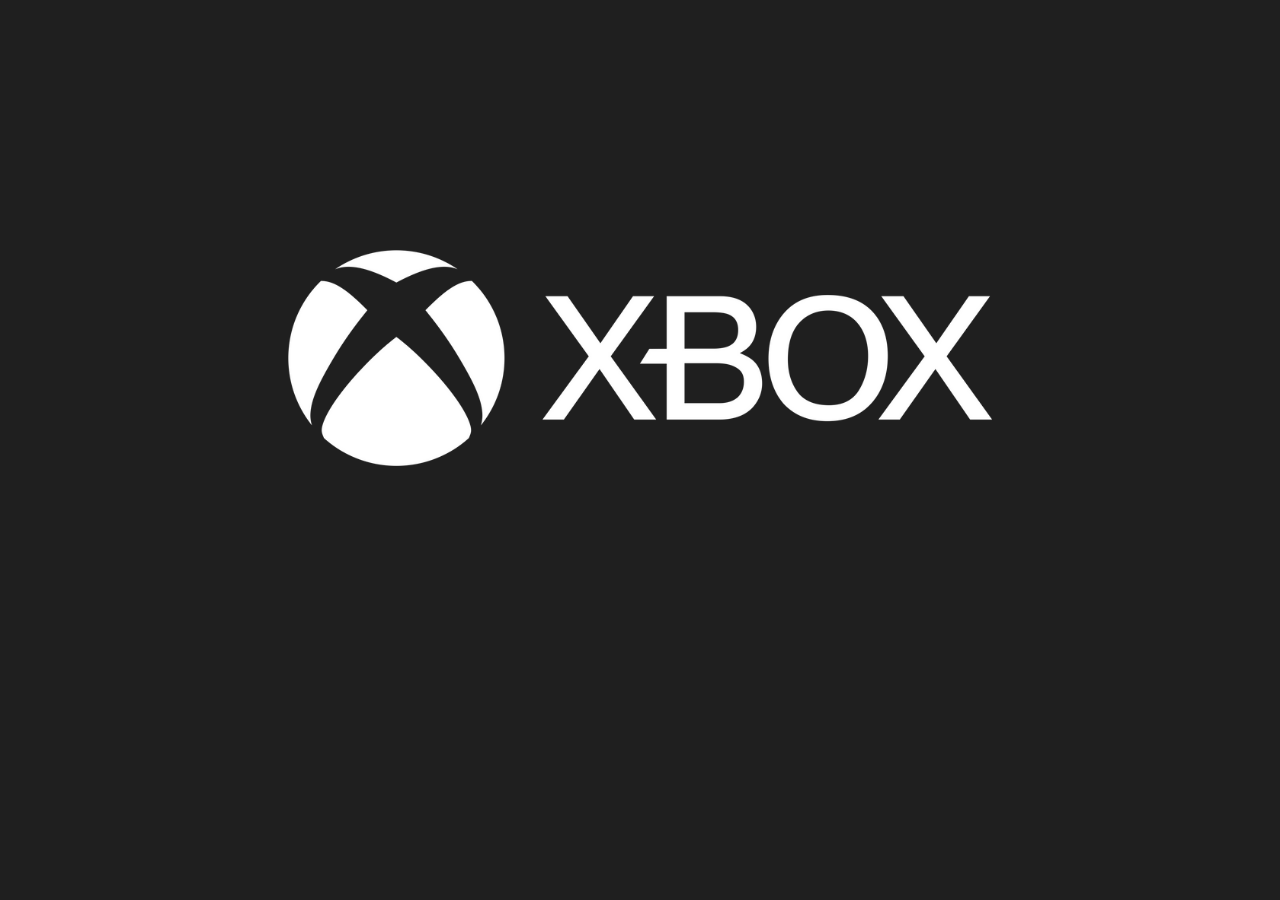
<file: index.html>
<!DOCTYPE html>
<html>
  <head>
    <meta charset="utf-8">
    <meta name="viewport" content="width=device-width">
    <title>repl.it</title>
    <link type="text/css" rel="stylesheet" href="normalize.css" />
    <link href="style.css" rel="stylesheet" type="text/css" />
    <link rel="preconnect" href="https://fonts.gstatic.com">
    <link href="https://fonts.googleapis.com/css2?family=Lato:wght@400;700;900&display=swap" rel="stylesheet">
  </head>
  <body>
    <section>
      <!-- Create an empty spacer on top of logo -->
      <div class="spacer"></div> 

      <!-- Class Description has hover to allow words to appear upon hovering over the icon -->
      <div class="description">
        <!-- Link to overview.html on click -->
        <a class="home" href="overview.html">
          <div class="xbox-alignment">
            <!-- When hovering over image, it changes color -->
            <img class="xbox" src="xbox-logo-white.png" onmouseover="this.src='xbox-logo-green.png';"
            onmouseout="this.src='xbox-logo-white.png';" alt="Xbox Logo">
          </div>
          <h1>Unleash The Xperience</h1>
          <h2>Click To Begin</h2>
        </a>
      </div>

    </section>
  </body>
</html>
</file>
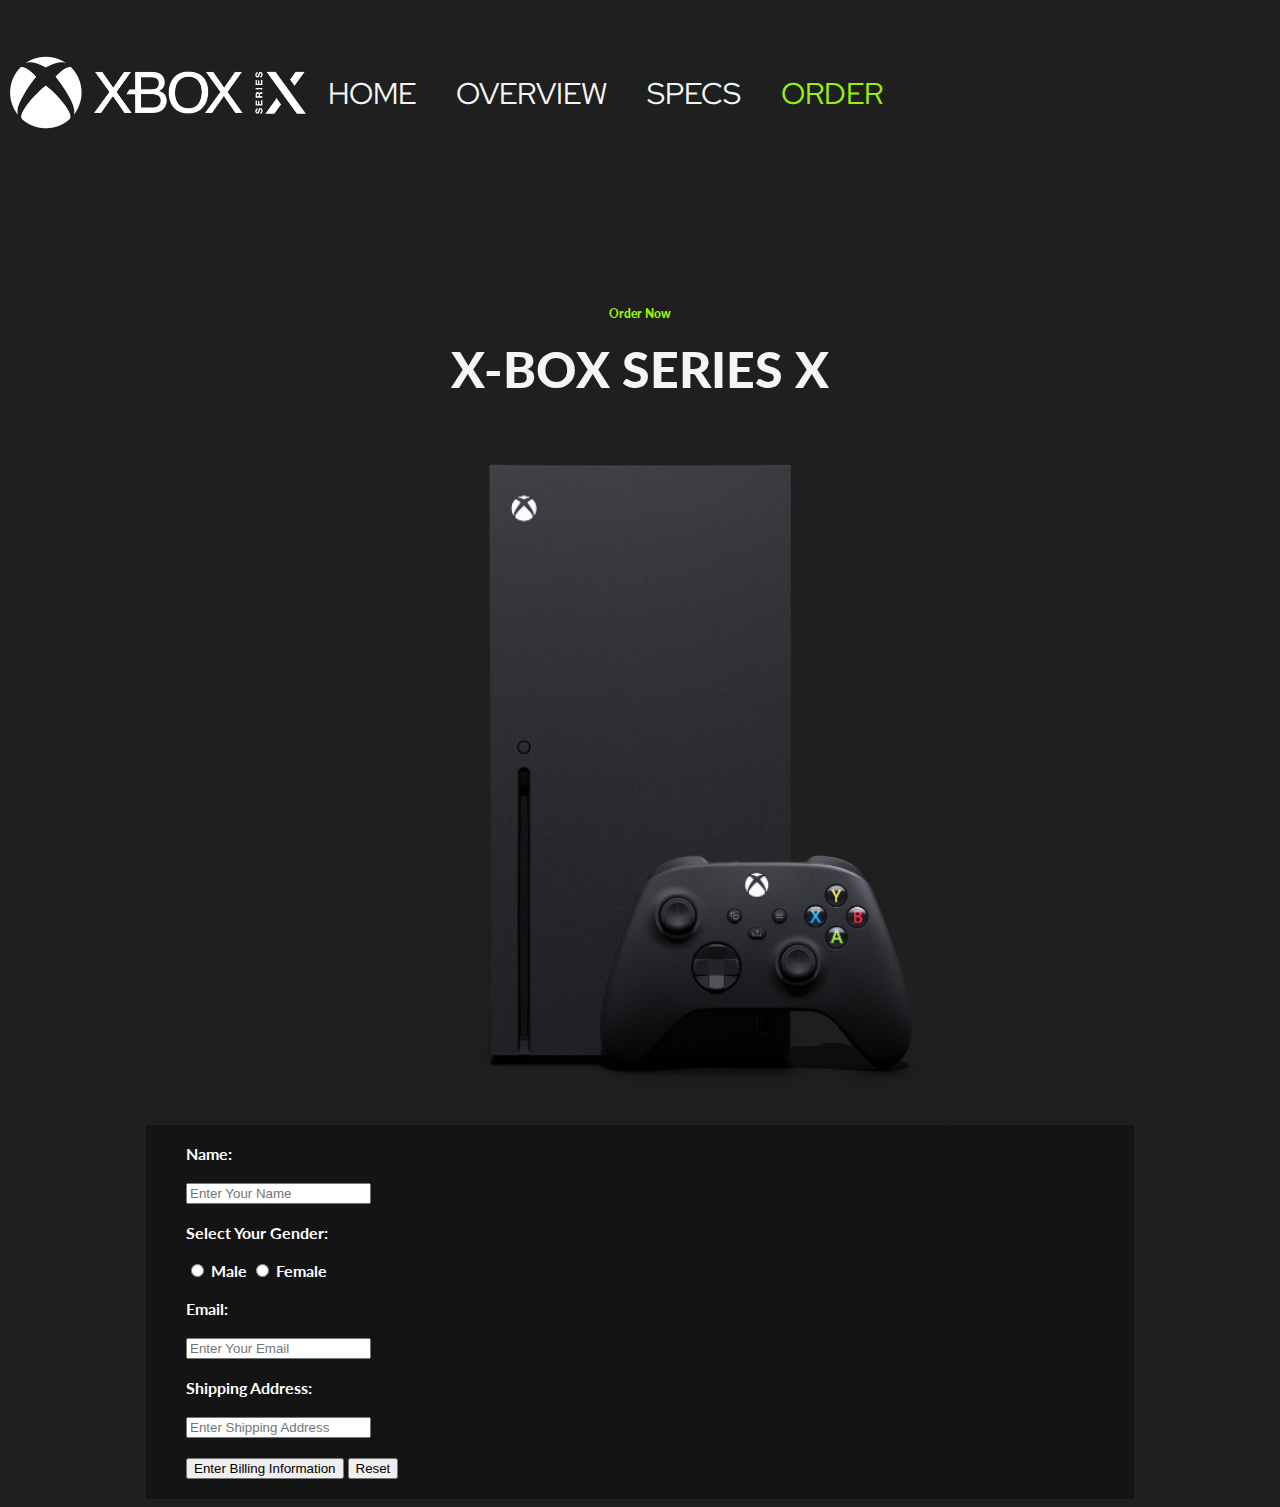
<file: order.html>
<!DOCTYPE html>
<html>
  <head>
    <meta charset="utf-8">
    <meta name="viewport" content="width=device-width">
    <title>repl.it</title>
    <link href="style.css" rel="stylesheet" type="text/css" />
    <link rel="preconnect" href="https://fonts.gstatic.com">
    <link href="https://fonts.googleapis.com/css2?family=Lato:wght@400;700;900&display=swap" rel="stylesheet">
  <link href="https://fonts.googleapis.com/css2?family=Red+Hat+Display:wght@900&display=swap" rel="stylesheet">
  </head>
  <body>
    <header>
      <!-- Flex table to contain header -->
      <div class="header-flex">
        <div><img src="xbox-seriesxlogo-white.png" alt = "Whie Xbox Logo"></div>
        <div class="link"><a href="index.html"><p>HOME</p></a></div>
        <div class="link"><a href="overview.html"><p>OVERVIEW</p></a></div>
        <div class="link"><a href="specs.html"><p>SPECS</p></a></div>
        <div><p style="color:rgb(155, 240, 11);transition: 0.4s;">ORDER</p></div>
      </div>
    </header>
    <section>
      <!-- Div to contain image of xbox -->
      <div align=center>
        <p class="console-subtext">Order Now</p>
        <p class="console-header">X-BOX SERIES X</p>
        <img class="xbox-console" src="xbox-order.png" alt="Xbox Preview">
      </div>
      <!-- Div to contain form -->
      <div class=form-layout align=center>
        <!-- Form details -->
        <form action="placeholder.php">
            <br>
            <label>Name:</label><br><br>
            <input type="text" placeholder="Enter Your Name"><br><br>

            <label>Select Your Gender:</label><br><br>
            <input type="radio">
            <label>Male</label>

            <input type="radio">
            <label>Female</label><br><br>

            <label>Email:</label><br><br>
            <input type="email" placeholder="Enter Your Email"><br><br>

            <label>Shipping Address:</label><br><br>
            <input class="shipping" type="text" placeholder="Enter Shipping Address"><br><br>


            <input type="Submit" value="Enter Billing Information">
            <input type="reset"><br>

          </form>
        </div>
      </section>
  </body>
</html>
</file>
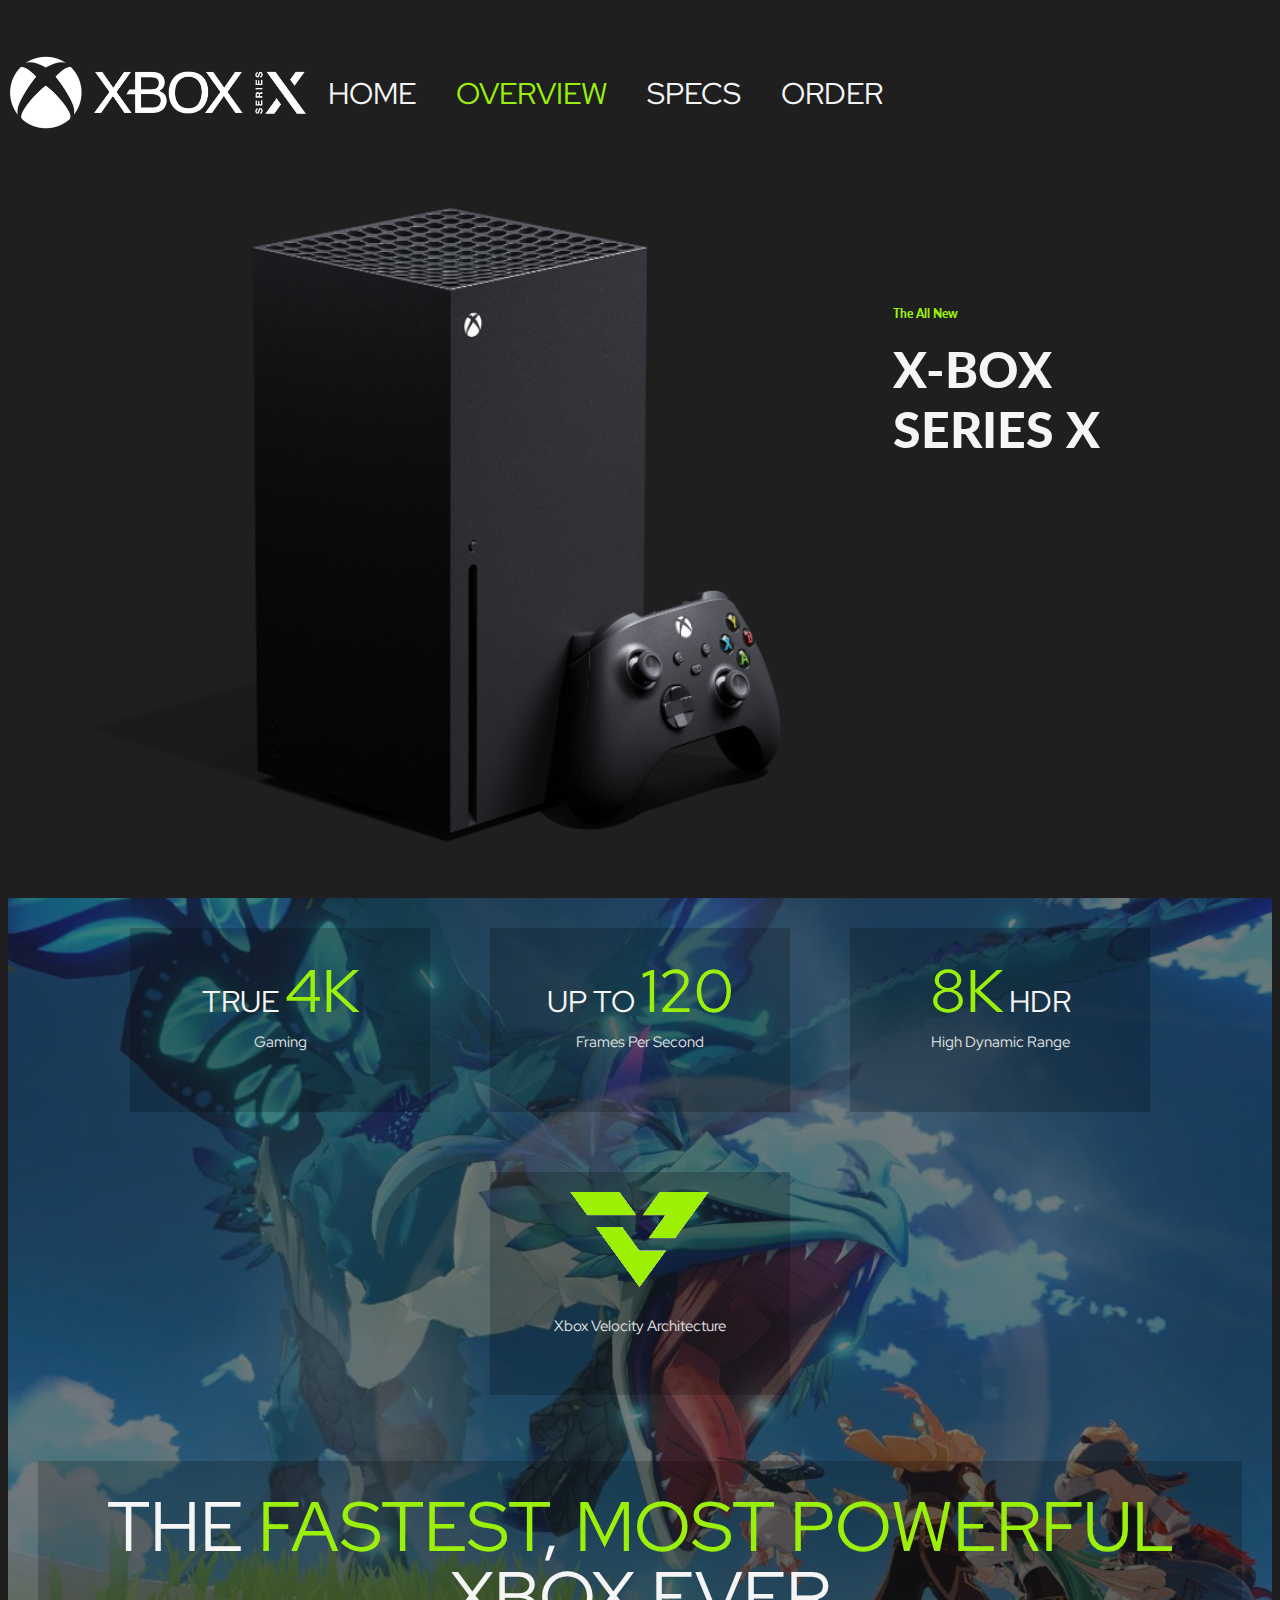
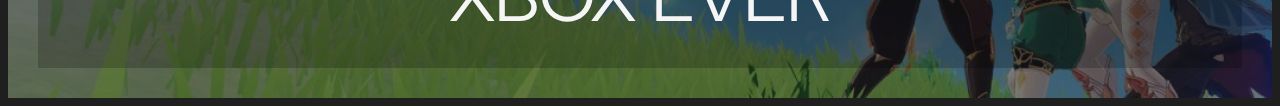
<file: overview.html>
<!DOCTYPE html>
<html>
  <head>
    <meta charset="utf-8">
    <meta name="viewport" content="width=device-width">
    <title>repl.it</title>
    <link href="style.css" rel="stylesheet" type="text/css" />
    <link rel="preconnect" href="https://fonts.gstatic.com">
    <link href="https://fonts.googleapis.com/css2?family=Lato:wght@400;700;900&display=swap" rel="stylesheet">
  <link href="https://fonts.googleapis.com/css2?family=Red+Hat+Display:wght@900&display=swap" rel="stylesheet">
  </head>
  <body>
    <header>
      <!-- Flex table to contain header -->
      <div class="header-flex">
        <!-- Header buttons, when hover over changes color. Page user is on is set to green -->
        <div><img src="xbox-seriesxlogo-white.png" alt="White Xbox Logo"></div>
        <div class="link"><a href="index.html"><p>HOME</p></a></div>
        <div><p style="color:rgb(155, 240, 11);transition: 0.4s;">OVERVIEW</p></div>
        <div class="link"><a href="specs.html"><p>SPECS</p></a></div>
        <div class="link"><a href="order.html"><p>ORDER</p></a></div>
      </div>
    </header>
    <section>
    <!-- Flex table to contain x-box image and text -->
    <div class="flex-container">
      <img class="xbox-console" src="xbox-console.png" alt="Xbox Console">
      <div class="console-header">
        <p class="console-subtext">The All New</p>
        <p>X-BOX</p>
        <p>SERIES X</p>
      </div>
      </div>
      </section>
      <section>
        <!-- Flex table to contain some overview information -->
        <div class="detail-flex">
          <!-- 4K Gaming -->
          <div>
            <!-- Span is used to do different font size and color within a single paragraph -->
            <p>TRUE <span style="color:rgb(155, 240, 11);font-size:60px">4K</span></p><p><span style="color: rgb(225,225,225);font-size:15px; ">Gaming</span></p>
          </div>
          <!-- 120 FPS -->
          <div>
            <p>UP TO <span style="color:rgb(155, 240, 11);font-size:60px"> 120</span></p><p><span style="color: rgb(225,225,225);font-size:15px; ">Frames Per Second</span></p>
          </div>
          <!-- 8K HDR -->
          <div>
            <p><span style="color:rgb(155, 240, 11);font-size:60px">8K</span>  HDR</p><p><span style="color: rgb(225,225,225);font-size:15px; ">High Dynamic Range</span></p>
            </div>
          <!-- Xbox Velocity Architecture -->
          <div style="padding-top:20px; padding-bottom:29px;">
            <img src="xva.png" alt="Xbox Velocity Architecture"><p><span style="color: rgb(225,225,225);font-size:15px; ">Xbox Velocity Architecture</span></p>
          </div>
          <!-- Break class used to create a new row for the below text -->
          <span class="break"></span>
          <!-- BIG SHOW OFF MESSAGE -->
          <div id="bigtext">THE <span style="color:rgb(155, 240, 11);">FASTEST</span>, <span style="color:rgb(155, 240, 11);">MOST POWERFUL</span> XBOX EVER</div>
      </div>
    </section>
  </body>
</html>
</file>
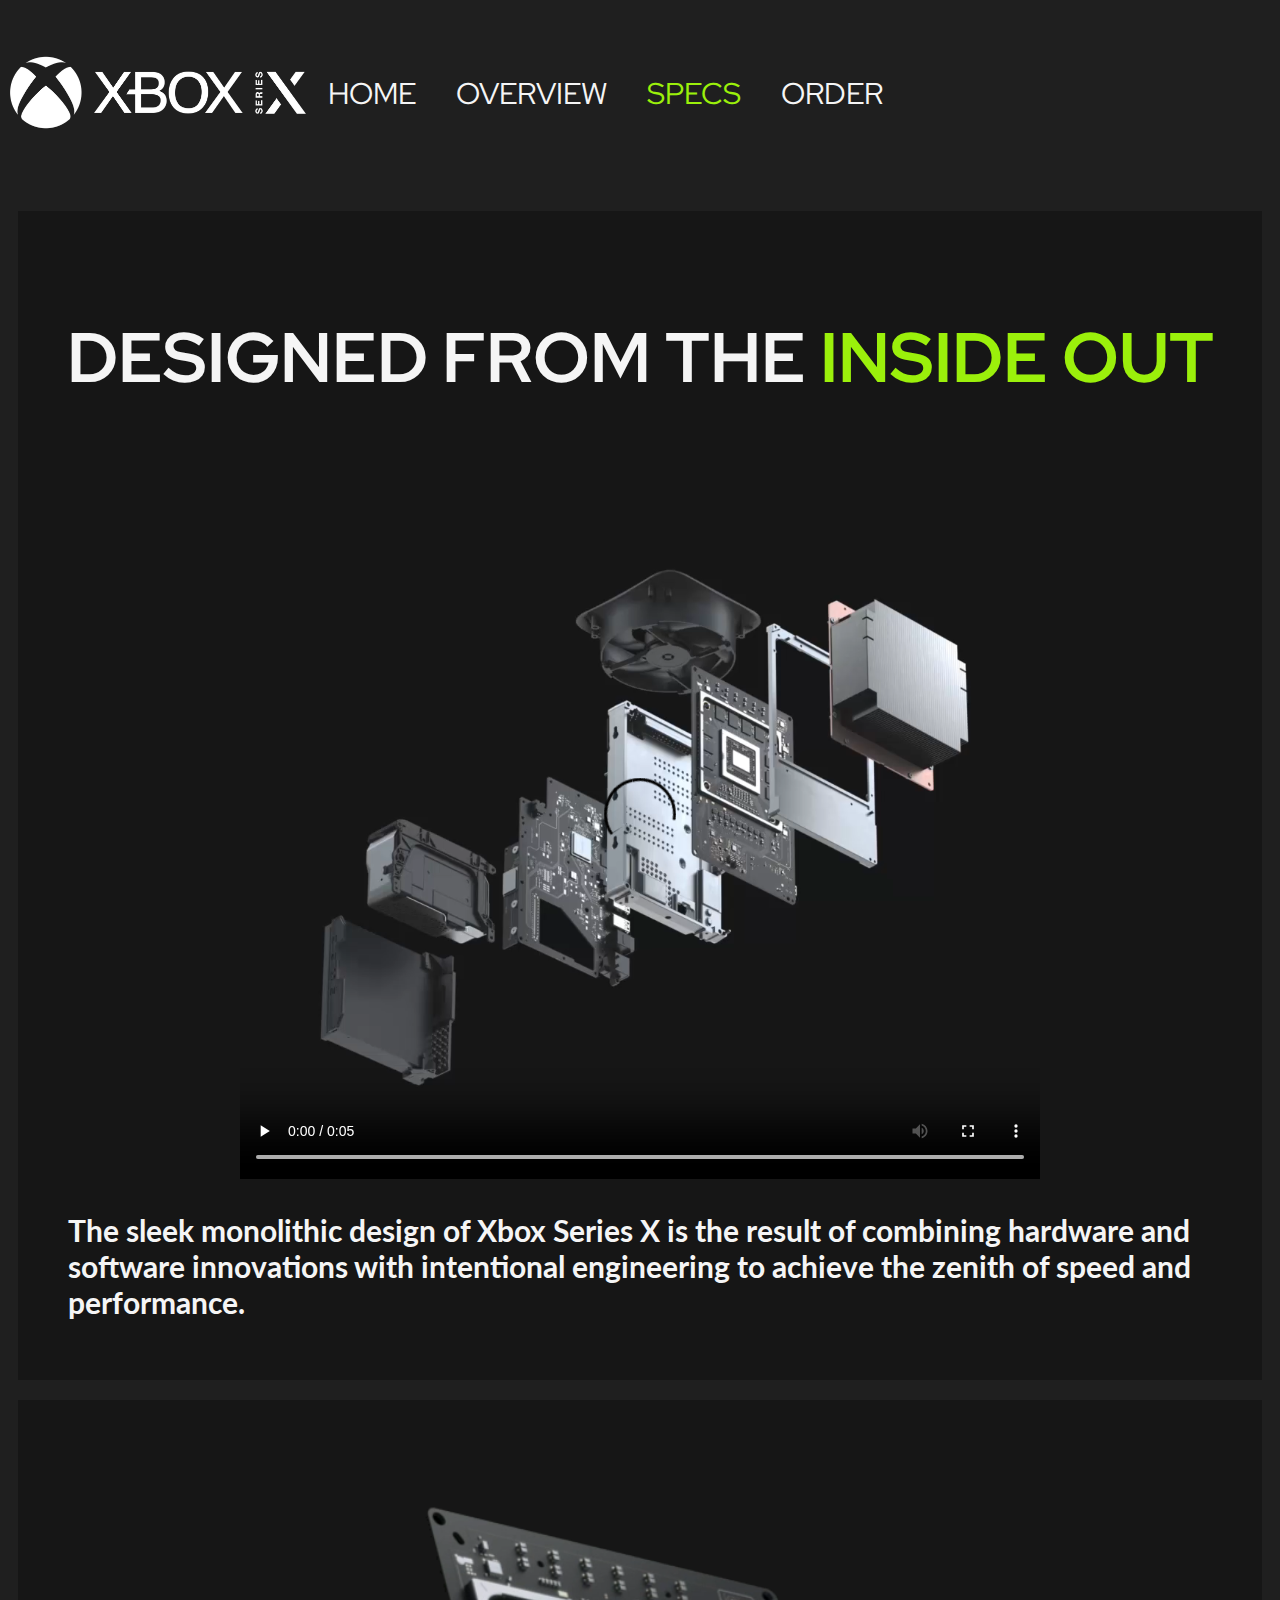
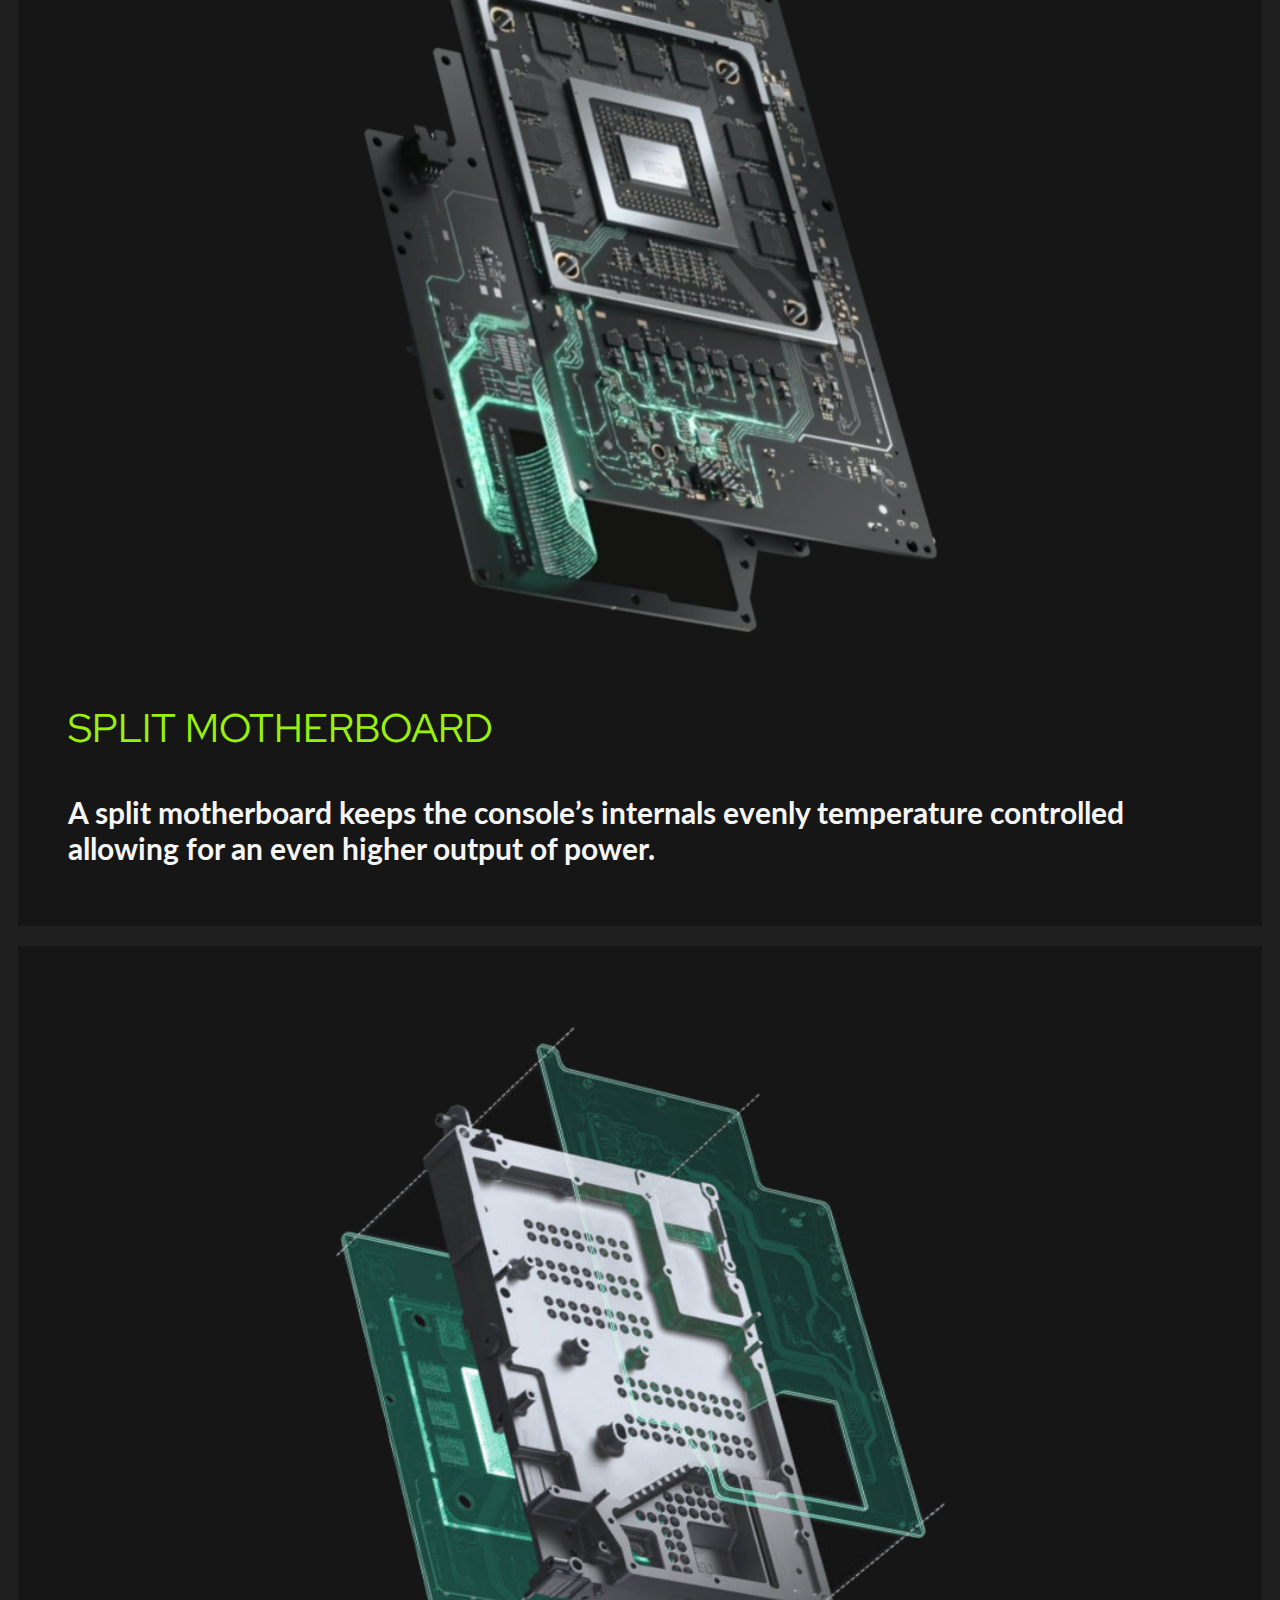
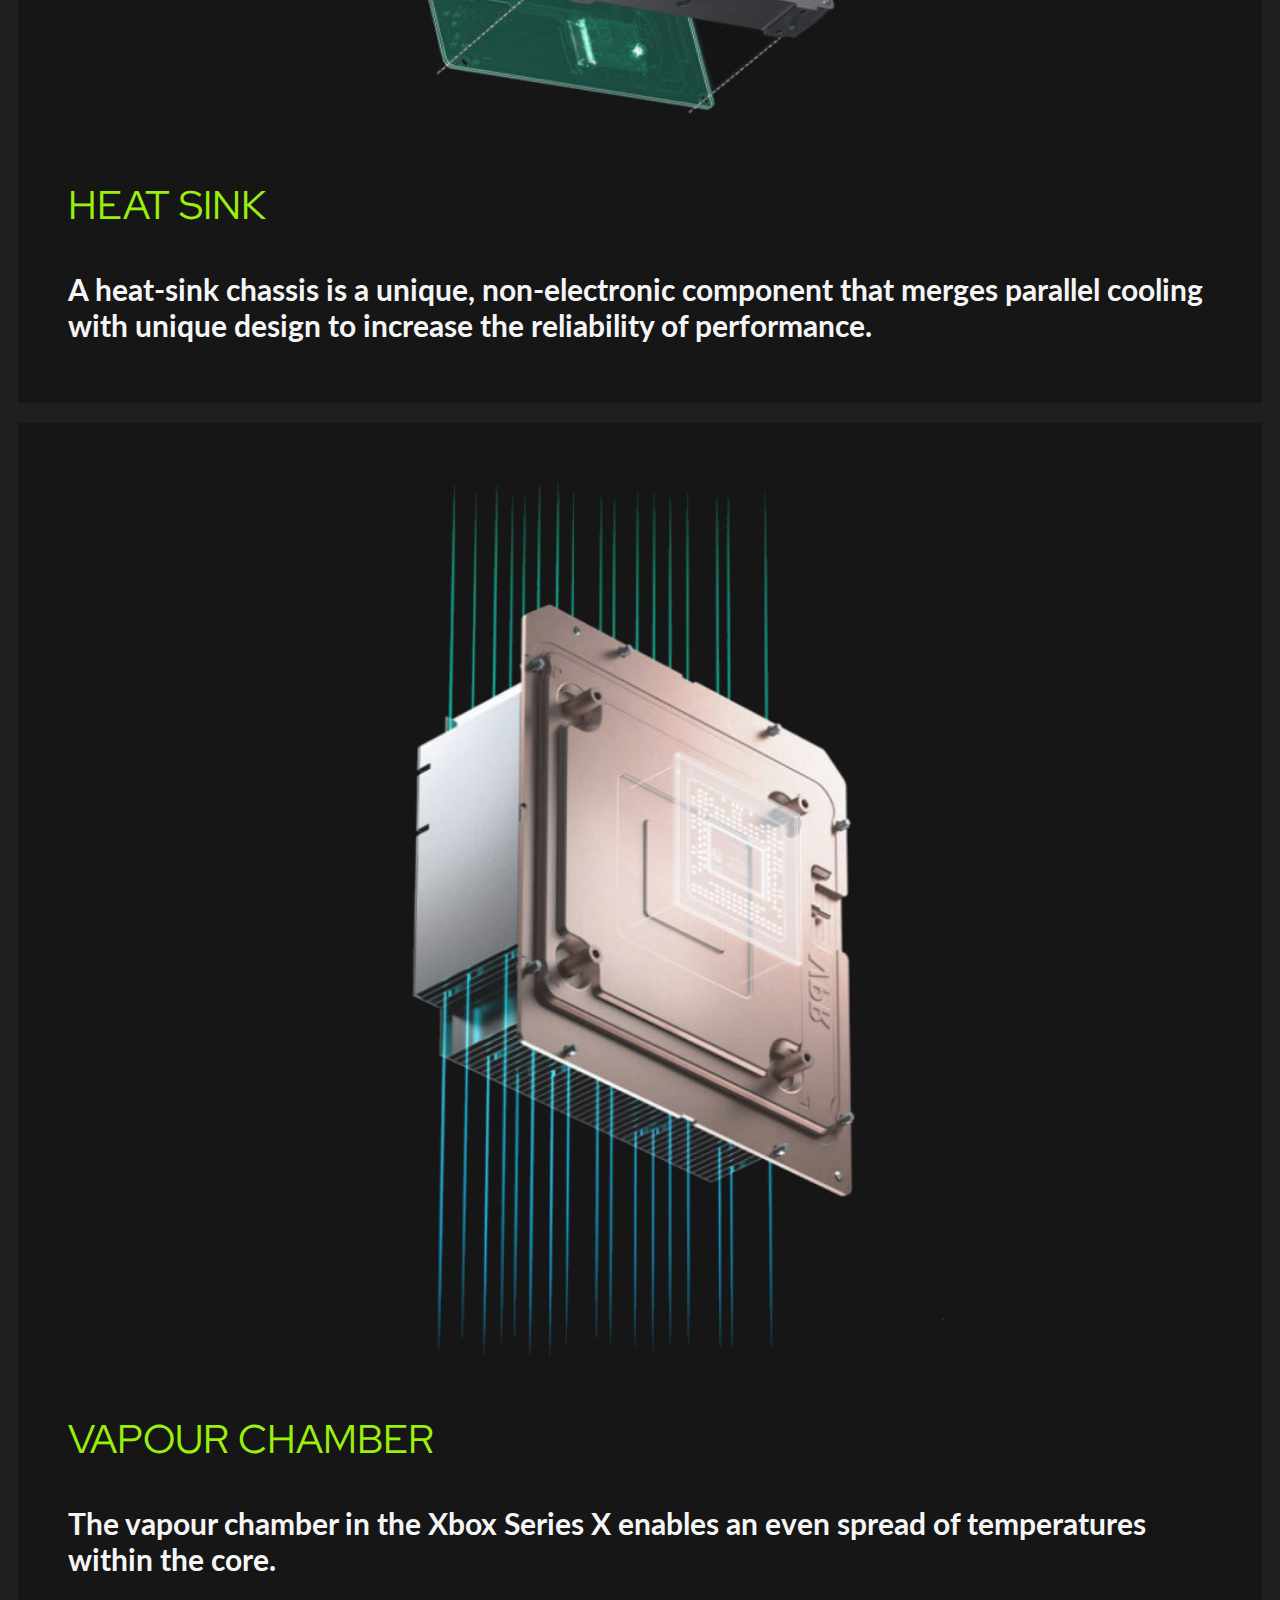
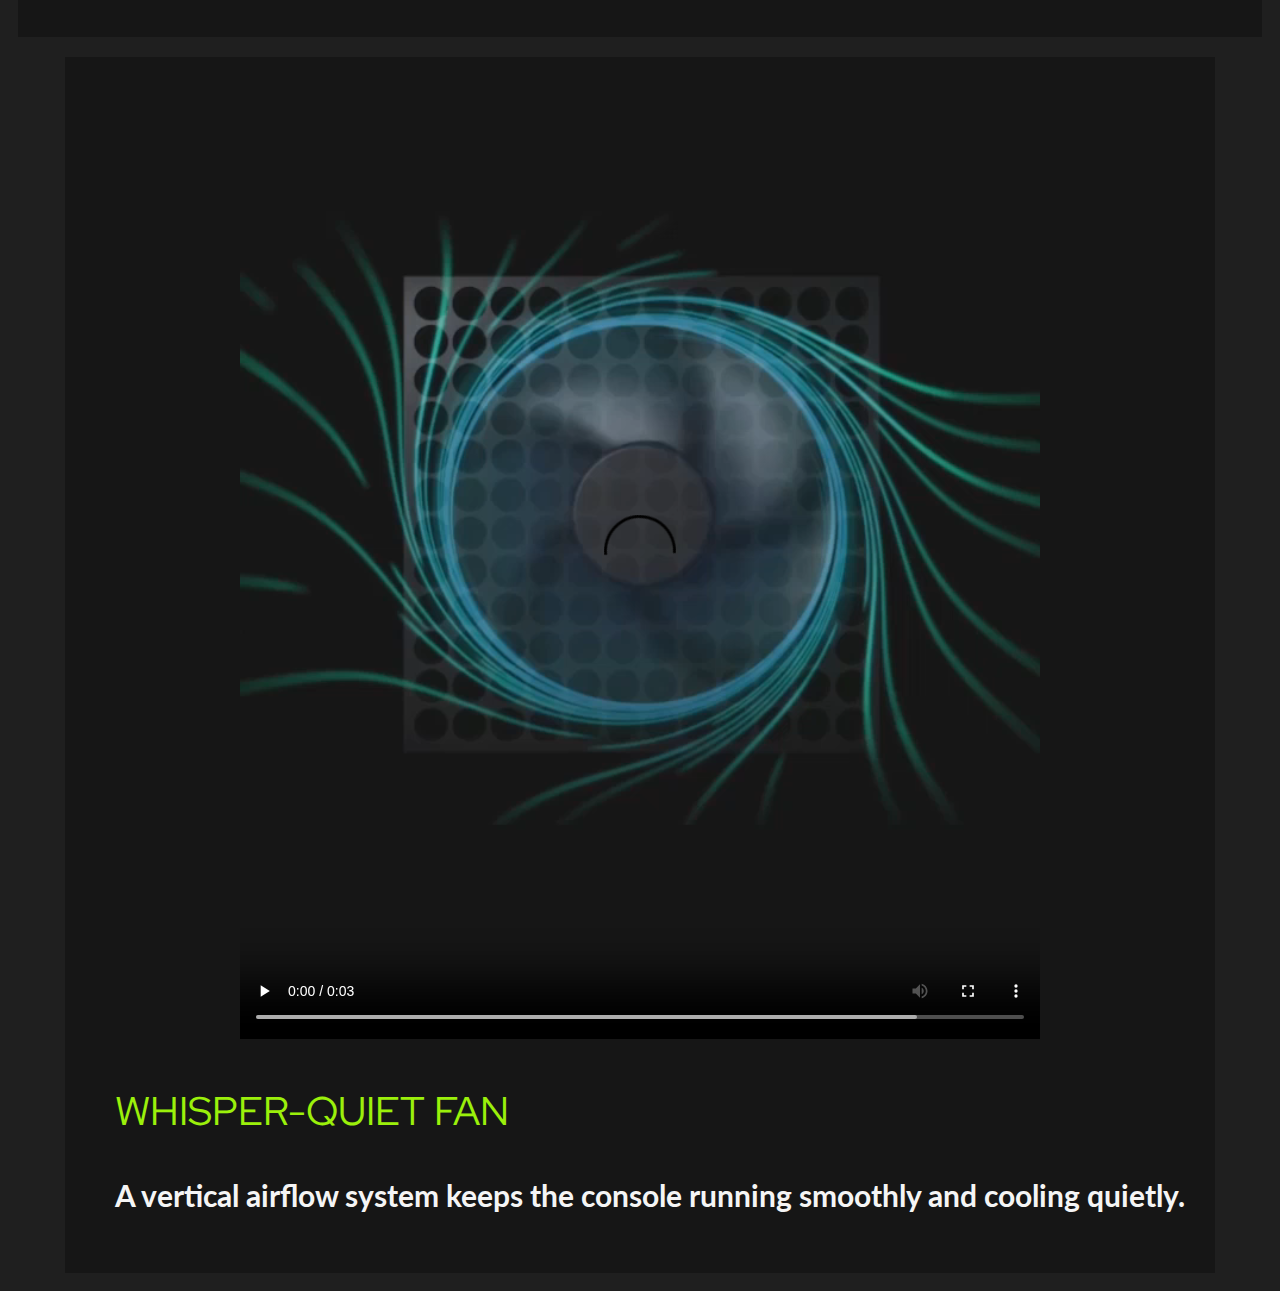
<file: specs.html>
<!DOCTYPE html>
<html>
  <head>
    <meta charset="utf-8">
    <meta name="viewport" content="width=device-width">
    <title>repl.it</title>
    <link href="style.css" rel="stylesheet" type="text/css" />
    <link rel="preconnect" href="https://fonts.gstatic.com">
    <link href="https://fonts.googleapis.com/css2?family=Lato:wght@400;700;900&display=swap" rel="stylesheet">
  <link href="https://fonts.googleapis.com/css2?family=Red+Hat+Display:wght@900&display=swap" rel="stylesheet">
  </head>
  <body>
    <header>
      <!-- Flex table to contain header -->
      <div class="header-flex">
        <div><img src="xbox-seriesxlogo-white.png" alt="White Xbox Logo"></div>
        <div class="link"><a href="index.html"><p>HOME</p></a></div>
        <div class="link"><a href="overview.html"><p>OVERVIEW</p></a></div>
        <div><p style="color:rgb(155, 240, 11);transition: 0.4s;">SPECS</p></div>
        <div class="link"><a href="order.html"><p>ORDER</p></a></div>
      </div>
    </header>
    <section>
      <!-- Flex table to contain specs information -->
      <div class="specs-flex">
        <!-- Content video -->
        <div><p class="specs-first-header"><span style="color:rgb(245,245,245);">DESIGNED FROM THE </span>INSIDE OUT</p><video class="xbox-video" controls loop autoplay>
          <source src="inside-out.mp4" type="video/mp4">
          </video>
          <p class="specs-text">The sleek monolithic design of Xbox Series X is the result of combining hardware and software innovations with intentional engineering to achieve the zenith of speed and performance.</p>
        </div>
        <!-- Split Motherboard -->
        <div><img class="xbox-specs" src="split-motherboard.png" alt="Split Motherboard">
          <p class="specs-header">SPLIT MOTHERBOARD</p>
          <p class="specs-text">A split motherboard keeps the console’s internals evenly temperature controlled allowing for an even higher output of power.</p>
        </div>
        <!-- Heat Sink -->
        <div><img class="xbox-specs" src="heat-sink.png" alt="Heat Sink">
          <p class="specs-header">HEAT SINK</p>
          <p class="specs-text">A heat-sink chassis is a unique, non-electronic component that merges parallel cooling with unique design to increase the reliability of performance.</p>
        </div>
        <!-- Vapour Chamber -->
        <div><img class="xbox-specs" src="vapour-chamber.png" alt="Vapour Chamber">
          <p class="specs-header">VAPOUR CHAMBER</p>
          <p class="specs-text">The vapour chamber in the Xbox Series X enables an even spread of temperatures within the core.
          </p>
        </div>
        <!-- Whisper Quiet Fan -->
        <div><video class="xbox-video" controls loop autoplay>
          <source src="whisper-quiet-fan.mp4" type="video/mp4">
          </video>
          <p class="specs-header">WHISPER-QUIET FAN</p>
          <p class="specs-text">A vertical airflow system keeps the console running smoothly and cooling quietly.
          </p>
        </div>
      </div>
    </section>
  </body>
</html>
</file>
<file: style.css>
body {background-color: rgb(31,31,31);}

/* index.html */
.spacer{
  height: 250px;
}
.xbox-alignment{
  display: flex;
  align-items: center;
  justify-content: center;
  height: 100%;
}
.xbox {
  width: 55%;
  height: 50%;
}

.description > a {
  color: rgb(155, 240, 11);
  text-shadow: 0 0 2px #9cf00b;
  font-family: 'Lato', sans-serif;
  font-weight: 700;
  font-size: 25px;
  line-height: 8px;
  text-decoration: none;
}

.link > a{
  text-decoration: none;
}

.link > a p{
  color: rgb(245, 245, 245);
  transition: 0.4s;
}

.link:hover > a p{
  color: rgb(155, 240, 11);
  transition: 0.4s;
}

.description h1{ 
  display:block;
  opacity: 0;
  text-align: center;
  transition: 0.4s;
}

.description:hover h1{ 
  display: block;
  opacity: 1;
  transition: 0.4s;
}

.description h2{ 
  font-size: 20px;
  color: rgb(245, 245, 245);
  display:block;
  opacity: 0;
  text-align: center;
  transition: 0.4s;
}

.description:hover h2{
  color: rgb(245, 245, 245);
  font-size: 20px;
  display: block; 
  opacity: 1;
  transition: 0.4s;
}

/* overview.html */
.xbox-console{
  width: 70%;

  height: auto;
}

.flex-container{
  display: flex;
  background-color: rgb(31,31,31);
}

.header-flex{
  display: flex;
  background-color: rgb(31,31,31);
  padding-bottom: 20px;
  flex-wrap: wrap;
}

.header-flex > div p{
  background-color: rgba(0,0,0,0);

  margin: 20px;
  padding-top:50px;
  text-align: center;
  line-height: 30px;
  color: rgb(245,245,245);
  /*text-shadow: 0 0 3px #9cf00b;*/
  font-family: 'Red Hat Display', sans-serif;
  font-weight: 400;
  font-size: 30px;
}

.header-flex > div img{
  width: 300px;
  height: auto;
}

.detail-flex{
  display: flex;
  background-image: url("background-detail.png");
  background-repeat: no-repeat;
  background-size: calc(max(100%, 1422px));
  height: 800px;
  justify-content: center;
  flex-wrap:wrap;
  
  

}

.detail-flex > div{
  background-color: rgba(0,0,0,0.2);
  width: 300px;
  padding-bottom:30px;
  padding-top: 30px;
  margin: 30px; 
  text-align: center;
  line-height: 5px;
  color: rgb(245,245,245);
  /*text-shadow: 0 0 3px #9cf00b;*/
  font-family: 'Red Hat Display', sans-serif;
  font-weight: 400;
  font-size: 30px;
  
}

#bigtext{
  /*style="font-size:70px;line-height:70px;width:1260px;padding-top:30px;padding-bottom:30px;"*/
  font-size:70px;
  line-height:70px;
  width:1260px;
  padding-top:30px;
  padding-bottom:30px;
}

/* specs.html */
.specs-flex{
  display: flex;
  justify-content: center;
  align-content: center;
  flex-wrap: wrap;

}

.specs-flex > div{
  background-color: rgb(22,22,22);
  padding-bottom:30px;
  padding-top: 30px;
  padding-left: 30px;
  padding-right: 30px;
  margin: 10px; 
  text-align: center;

  /*text-shadow: 0 0 3px #9cf00b;*/
  
}

.xbox-specs{
  max-width: 800px;
  width: 100%;
  height: auto;
}

.xbox-video{
  max-width: 800px;
  width: 100%;
  height: auto;
}

.specs-header{
  color: rgb(155, 240, 11);
  font-family: 'Red Hat Display', sans-serif;
  font-weight: 400;
  font-size: 40px;
  text-align: left;
  margin-left: 20px;
}

.specs-text{
  color: rgb(245,245,245);
  font-family: 'Lato', sans-serif;
  font-weight: 700;
  font-size: 30px;
  text-align: left;
  margin-left: 20px;
}

.specs-first-header{
  color: rgb(155, 240, 11);
  font-family: 'Red Hat Display', sans-serif;
  font-weight: 700;
  font-size: 70px;
  text-align: center;
}

.break{
  flex-basis: 100%;

}

/* form.html */
.console-header{
  color: rgb(245, 245, 245);
  /*text-shadow: 0 0 3px #9cf00b;*/
  font-family: 'Lato', sans-serif;
  font-weight: 900;
  font-size: 50px;
  line-height: 10px;
}

.console-subtext {
  color: rgb(155, 240, 11);

  font-family: 'Lato', sans-serif;
  font-weight: 900;
  font-size: 12px;

  line-height: 1px;
  padding-top: 100px;
}

.form-layout{
  display: block;
  text-align:left;
  margin-left: auto;
  margin-right: auto;
  font-family: 'Lato', sans-serif;
  font-weight: 700;
  background-color: rgb(20, 20, 20);
  color: white;
  width: 75%;
  padding-bottom: 20px;
  padding-left: 40px;
}

shipping{
    size: 50;
  }

/* media query */
@media screen and (max-width: 480px) {

  .description > a {
    line-height: 50px;
  }
  .header-flex > div p{
    margin: 10px;
    padding-top:10px;
    font-size: 20px;
  }

  .header-flex > div img{
    width: 400px;
    height: auto;
  }

  .flex-container{
    display: flex;
    background-color: rgb(31,31,31);
    flex-direction:column;  
  }

  .xbox-console{
    width: 100%;
  } 

  .console-header{
    font-weight: 900;
    font-size: 60px;
    text-align:center;
  }

  .console-subtext {
    font-size: 12px;
    line-height: 1px;
    padding-top: 10px;
    }

  .detail-flex{
    background-size: cover;
    background-position: -1200px;
    height: auto;
  }

  .specs-header{
    font-size: 25px;
}

  .specs-text{
    font-size: 15px;
  }

  .specs-first-header{
    font-size: 50px;
  }


  .console-header{
    color: rgb(245, 245, 245);
    /*text-shadow: 0 0 3px #9cf00b;*/
    font-family: 'Lato', sans-serif;
    font-weight: 900;
    font-size: 50px;
    line-height: 10px;
  }

  .console-subtext {
    padding-top: 20px;
  }

  shipping{
    size: 20;
  }

}
</file>
